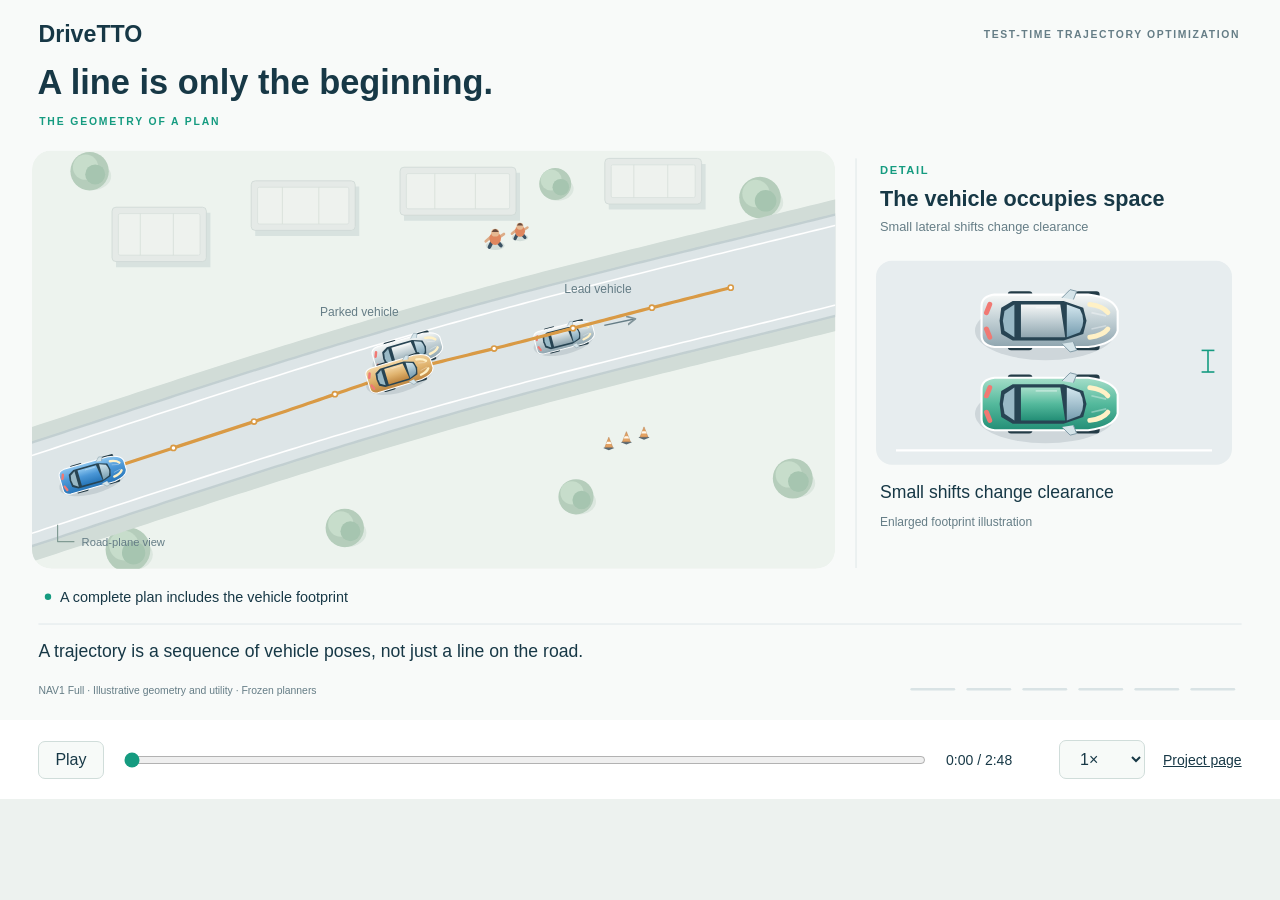
<file: docs/method-animation.html>
<!doctype html>
<html lang="en"><head><meta charset="utf-8"><meta name="viewport" content="width=device-width,initial-scale=1"><title>DriveTTO · SVG method animation</title>
<style>html,body{margin:0;background:#edf2ef;color:#173846;font-family:Arial,Helvetica,sans-serif}main{max-width:1600px;margin:0 auto}#stage{aspect-ratio:16/9;background:#f8faf9}#stage svg{width:100%;height:100%;display:block}nav{display:flex;gap:18px;align-items:center;padding:20px 3%;background:#fff}button,select{border:1px solid #d0ddda;border-radius:7px;background:#f7faf8;padding:9px 16px;color:inherit;font:inherit;cursor:pointer}input{flex:1;accent-color:#159b80}output{font-variant-numeric:tabular-nums;font-size:14px;min-width:95px}a{color:inherit;font-size:14px}@media(max-width:600px){nav{gap:8px;padding:12px}button,select{padding:7px}nav a{display:none}}</style></head>
<body><main><div id="stage" aria-label="Continuous SVG illustration of DriveTTO"></div><nav><button id="toggle" type="button">Play</button><input id="seek" aria-label="Time" type="range" min="0" max="167.999" step="0.01" value="0"><output id="time"></output><select id="speed" aria-label="Playback speed"><option value="1">1×</option><option value="2">2×</option><option value=".5">0.5×</option></select><a href="index.html#algorithm">Project page</a></nav></main>
<script src="assets/animation/method-svg-traffic-20261031.js"></script><script>
const A=DriveTTOMotion,stage=document.getElementById('stage'),seek=document.getElementById('seek'),button=document.getElementById('toggle'),time=document.getElementById('time'),speed=document.getElementById('speed');
let t=Math.max(0,Math.min(167.999,Number(new URLSearchParams(location.search).get('t'))||0)),playing=false,previous;
function show(){stage.innerHTML=A.render(t);seek.value=t;time.textContent=Math.floor(t/60)+':'+String(Math.floor(t)%60).padStart(2,'0')+' / 2:48';}
button.onclick=()=>{if(t>=167.999)t=0;playing=!playing;button.textContent=playing?'Pause':'Play';previous=undefined};seek.oninput=()=>{t=Number(seek.value);show()};
function tick(now){if(playing){if(previous)t+=(now-previous)/1000*Number(speed.value);if(t>=168){t=167.999;playing=false;button.textContent='Replay'}show()}previous=now;requestAnimationFrame(tick)}show();requestAnimationFrame(tick);
</script></body></html>
</file>
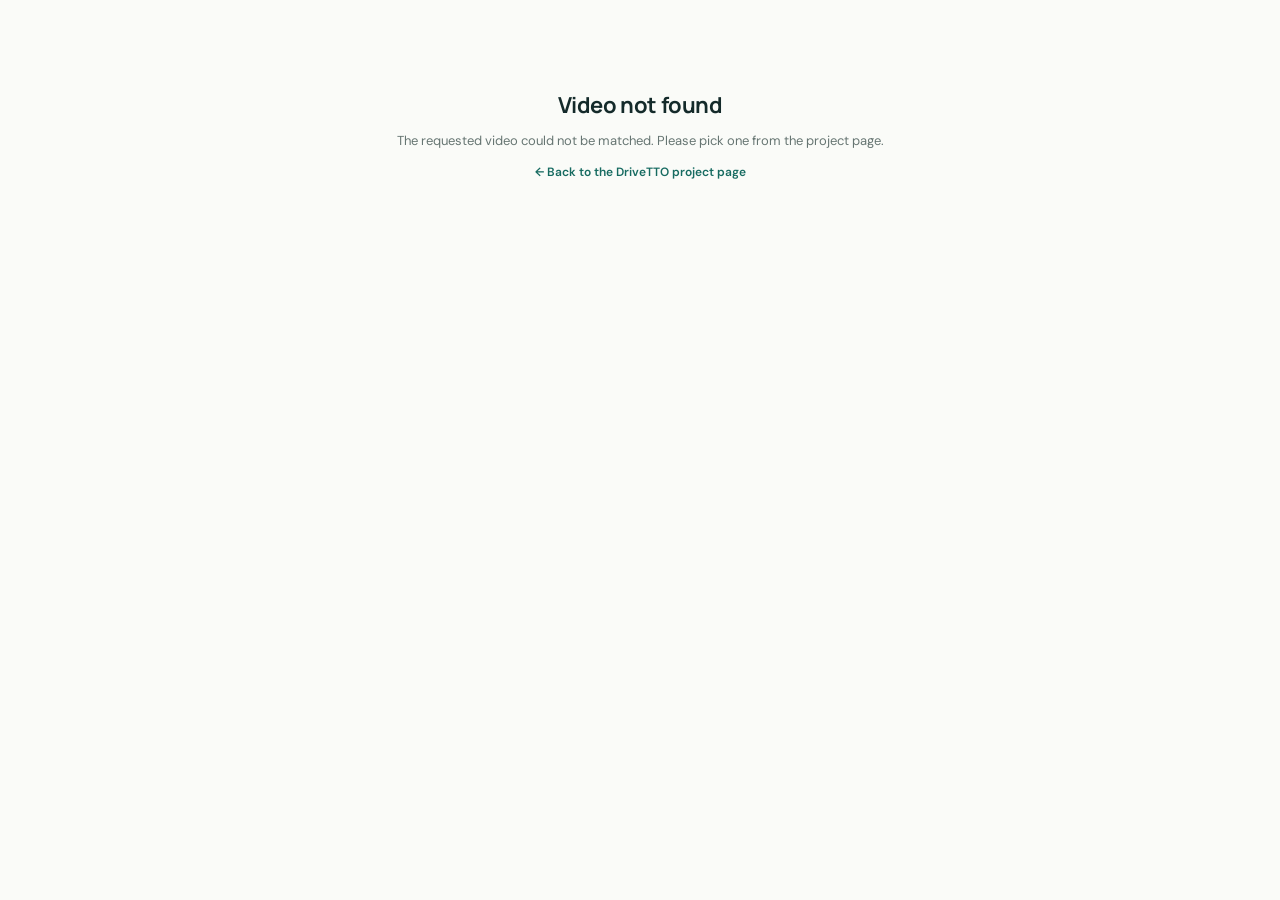
<file: docs/player.html>
<!doctype html>
<html lang="en">
<head>
  <meta charset="UTF-8">
  <meta name="viewport" content="width=device-width, initial-scale=1.0">
  <meta name="theme-color" content="#f8f9f6">
  <title>DriveTTO — Video player</title>
  <link rel="icon" type="image/svg+xml" href="favicon.svg">
  <link rel="preconnect" href="https://fonts.googleapis.com">
  <link rel="preconnect" href="https://fonts.gstatic.com" crossorigin>
  <link href="https://fonts.googleapis.com/css2?family=DM+Sans:wght@400;450;500;550;600;650;700&family=Manrope:wght@400;500;600;650;700;750;800&display=swap" rel="stylesheet">
  <link rel="stylesheet" href="styles.css">
  <style>
    body{background:var(--paper)}
    .player-wrap{max-width:960px;margin:0 auto;padding:42px 24px 90px}
    .player-top{display:flex;justify-content:space-between;align-items:center;gap:18px;margin-bottom:24px;flex-wrap:wrap}
    .player-back{color:var(--teal);font:600 12px var(--font);text-decoration:none;display:inline-flex;align-items:center;gap:8px}
    .player-back:hover{text-decoration:underline}
    .player-loc{font-size:11px;color:var(--muted);text-align:right}
    .player-frame{background:#0d1f1e;border-radius:12px;overflow:hidden;box-shadow:0 18px 60px rgba(13,31,30,.22);border:1px solid #173130}
    .player-frame video{width:100%;display:block;aspect-ratio:16/9;background:#0d1f1e}
    .player-details{margin-top:28px}
    .player-title{font:700 27px/1.3 var(--display);letter-spacing:-.6px;margin:0}
    .player-meta{display:flex;flex-wrap:wrap;gap:8px;margin:14px 0 0}
    .player-chip{border:1px solid var(--line);background:#fff;border-radius:30px;font-size:11px;color:var(--muted);padding:6px 12px}
    .player-chip strong{color:var(--ink);font-weight:600}
    .player-desc{color:var(--muted);font-size:14px;line-height:1.85;margin-top:16px}
    .related{display:grid;grid-template-columns:repeat(auto-fill,minmax(210px,1fr));gap:14px;margin-top:40px}
    .related-head{grid-column:1/-1;font:700 16px var(--display);letter-spacing:-.3px;margin:6px 0 2px}
    .related-item{display:block;text-decoration:none;color:inherit;border:1px solid var(--line);border-radius:9px;overflow:hidden;background:#fff;transition:box-shadow .2s,transform .2s}
    .related-item:hover{box-shadow:0 10px 30px rgba(20,42,42,.12);transform:translateY(-2px)}
    .related-item img{width:100%;aspect-ratio:16/9;object-fit:cover;display:block}
    .related-item span{display:block;padding:10px 12px 2px;font-size:12px;font-weight:600}
    .related-item em{display:block;padding:0 12px 12px;font-size:10px;color:var(--muted);font-style:normal}
    .player-error{max-width:520px;margin:90px auto;text-align:center}
    .player-error h1{font:700 22px var(--display);letter-spacing:-.4px}
    .player-error p{color:var(--muted);font-size:13px;margin-top:10px}
    @media(max-width:650px){.player-wrap{padding:26px 16px 60px}.player-title{font-size:21px}}
  </style>
</head>
<body>
  <main>
    <div class="player-wrap">
      <div class="player-top">
        <a class="player-back" href="index.html">← DriveTTO project page</a>
        <div class="player-loc" id="player-loc"></div>
      </div>
      <div class="player-frame">
        <video id="player-video" controls playsinline preload="auto" poster=""></video>
      </div>
      <div class="player-details">
        <h1 class="player-title" id="player-title">Loading…</h1>
        <div class="player-meta" id="player-meta"></div>
        <p class="player-desc" id="player-desc"></p>
      </div>
      <div class="related" id="related"></div>
    </div>
  </main>
  <script src="player.js"></script>
</body>
</html>
</file>
<file: docs/styles.css>
/* DriveTTO — buildless project page */
:root{--paper:#fafbf8;--white:#fff;--ink:#142a2a;--muted:#667572;--teal:#176b61;--teal-dark:#11554d;--teal-light:#eaf3ed;--line:#dde4de;--soft:#f0f3ee;--font:'DM Sans',Arial,sans-serif;--display:'Manrope',Arial,sans-serif;--width:1184px}
*{box-sizing:border-box}html{scroll-behavior:smooth;scroll-padding-top:88px}body{margin:0;background:var(--paper);color:var(--ink);font:16px/1.65 var(--font);-webkit-font-smoothing:antialiased}button,a{-webkit-tap-highlight-color:transparent}button,input{font:inherit}button{cursor:pointer}a{color:inherit;text-decoration:none}button:disabled{cursor:wait}img,video{max-width:100%;display:block}button:focus-visible,a:focus-visible,summary:focus-visible,[tabindex]:focus-visible{outline:3px solid #47a696;outline-offset:5px}::selection{color:var(--ink);background:#c2e3d8}h1,h2,h3,h4,p{margin:0}h1,h2,h3,h4{font-family:var(--display);font-weight:650}button{color:inherit}[hidden]{display:none!important}.container{width:min(var(--width),calc(100% - 64px));margin-inline:auto}.teal{color:var(--teal)}.skip-link{position:fixed;z-index:100;top:10px;left:12px;transform:translateY(-150%);background:var(--ink);color:white;padding:9px 15px;border-radius:6px}.skip-link:focus{transform:translateY(0)}
.site-header{height:85px;border-bottom:1px solid var(--line);background:rgba(250,251,248,.97)}.navigation{height:100%;display:flex;align-items:center;justify-content:space-between;gap:24px}.brand{display:inline-flex;align-items:center;gap:9px;font:800 22px/1 var(--display);letter-spacing:-.9px}.nav-links{display:flex;gap:34px;margin-left:34px}.nav-links a{font-size:13px;color:#546461;transition:color .2s}.nav-links a:hover,.footer-bottom a:hover{color:var(--teal)}.nav-code{font-size:13px;font-weight:650;display:flex;gap:15px;align-items:center;border:1px solid #ccd5cf;border-radius:6px;padding:7px 14px}.nav-code:hover{background:var(--soft)}
.hero{padding-top:68px;text-align:center}.eyebrow,.section-index{font-size:11px;letter-spacing:1.9px;font-weight:650;line-height:1.5}.hero-eyebrow{text-transform:uppercase;color:var(--teal);display:inline-flex;align-items:center;gap:9px;border:1px solid #dce7dd;background:#f1f6ef;padding:7px 13px;border-radius:30px}.status-dot{width:6px;height:6px;border-radius:50%;background:currentColor;display:inline-block;flex:none}.project-name{display:block;font-size:clamp(72px,9vw,112px);line-height:1.2;font-weight:800;letter-spacing:-7px;margin-top:21px}.project-name>span:first-child{color:var(--teal)}.project-name .title-period{color:#91b6a6}.project-subtitle{display:block;font-size:clamp(24px,3vw,35px);line-height:1.38;letter-spacing:-1.25px;font-weight:600;max-width:900px;margin:14px auto 0}.hero-claim{font-size:22px;font-weight:500;letter-spacing:-.4px;margin-top:28px}.hero-description{font-size:15px;line-height:1.7;color:var(--muted);margin-top:8px}.hero-actions{display:flex;align-items:center;justify-content:center;gap:12px;margin:26px 0 43px}.button{height:43px;display:inline-flex;align-items:center;justify-content:center;gap:8px;padding:0 19px;border:1px solid transparent;font-size:13px;font-weight:600;border-radius:6px;transition:background .2s,transform .2s}.button:hover{transform:translateY(-2px)}.button svg{width:17px;height:17px}.button-primary{background:var(--ink);color:white}.button-primary:hover{background:#23554e}.button-secondary{border-color:#ccd5cf;background:var(--white)}.button-secondary:hover{background:var(--soft)}.button-text{gap:14px;color:var(--muted);padding-inline:10px}.button-text:hover{color:var(--teal)}
.hero-media{position:relative;background:#172523;overflow:hidden;isolation:isolate;border-radius:10px;aspect-ratio:8/3;min-height:240px;text-align:left}.hero-media video{width:100%;height:100%;object-fit:contain}.hero-media-shade{position:absolute;inset:0;pointer-events:none;background:linear-gradient(180deg,rgba(4,18,17,.33),transparent 29%,transparent 64%,rgba(4,18,17,.7))}.media-topline,.media-bottomline{position:absolute;left:25px;right:25px;display:flex;justify-content:space-between;align-items:center;gap:20px;color:white}.media-topline{top:23px}.media-bottomline{bottom:22px}.media-tag{border:1px solid #ffffff38;border-radius:4px;background:#14232170;backdrop-filter:blur(10px);display:flex;align-items:center;gap:7px;text-transform:uppercase;font-size:9px;letter-spacing:1.3px;padding:5px 8px;font-weight:550}.media-tag .status-dot{color:#b5dfba;width:5px;height:5px}.media-tag.subtle{background:transparent;border:0}.media-kicker{text-transform:uppercase;font-size:9px;letter-spacing:1.5px;opacity:.73}.media-bottomline p{font-size:17px;font-weight:500;margin-top:3px}.video-toggle{border:1px solid #ffffff6a;color:white;background:#ffffff14;backdrop-filter:blur(12px);border-radius:30px;font-size:11px;display:inline-flex;align-items:center;gap:8px;padding:9px 15px;min-width:85px;justify-content:center}.video-toggle:hover{background:#ffffff28}.toggle-icon{font-size:11px}.hero-media-note{display:flex;align-items:center;justify-content:space-between;color:var(--muted);font-size:10px;padding:12px 0}.hero-media-note a{display:flex;gap:9px}.hero-media-note a:hover{color:var(--teal)}.metrics{display:grid;grid-template-columns:repeat(3,1fr);margin-top:33px;padding:16px 0 12px}.metric{border-right:1px solid var(--line)}.metric:last-child{border:0}.metric-label{font-size:10px;letter-spacing:1.7px;font-weight:600;color:var(--muted)}.metric p{display:flex;gap:11px;align-items:baseline;justify-content:center;margin:7px 0 0}.metric strong{font:600 53px/1.3 var(--display);letter-spacing:-2.8px}.metric p>span{font-size:11px;color:var(--teal)}.metric-note{font-size:11px;color:var(--muted);margin-top:4px}.metric-scope{font-size:10px;color:#87908b;margin-top:12px;margin-bottom:63px}
.section{padding-block:92px;scroll-margin-top:10px}.section-index{font-size:10px;letter-spacing:2px;color:var(--teal);margin-bottom:21px}.section h2{font-size:clamp(29px,3.2vw,42px);line-height:1.2;letter-spacing:-1.7px}.section-heading{display:flex;align-items:flex-end;justify-content:space-between;gap:50px;margin-bottom:38px}.section-intro{max-width:335px;font-size:13px;color:var(--muted);line-height:1.8;padding-bottom:3px}.abstract-section{background:var(--soft);border-block:1px solid var(--line);padding-block:74px}.abstract-layout{display:grid;grid-template-columns:1fr 1.37fr;gap:65px}.abstract-copy>p{font-size:14px;line-height:1.9;color:#62716c;margin-bottom:17px}.abstract-copy>p.lead{font-size:21px;line-height:1.6;font-weight:450;letter-spacing:-.35px;color:var(--ink)}.concept-line{display:flex;align-items:center;gap:17px;font-size:11px;font-weight:600;margin-top:24px;padding-top:20px;border-top:1px solid #d7dfd6}.concept-line>span:nth-child(2n){font-size:16px;color:#9aa99f}.method-figure{margin:0;border:1px solid var(--line);border-radius:8px;background:white;overflow:hidden}.image-expand{display:block;position:relative;background:white;border:0;padding:0;width:100%;cursor:zoom-in;text-align:left}.method-expand{padding:28px 22px}.method-figure img{width:100%;height:auto;object-fit:contain}.expand-indicator{position:absolute;right:12px;bottom:12px;width:30px;height:30px;border:1px solid #d9e3da;background:#ffffffef;display:grid;place-items:center;font-size:18px;border-radius:5px;color:var(--teal);opacity:0;transition:opacity .2s}.image-expand:hover .expand-indicator,.image-expand:focus-visible .expand-indicator{opacity:1}.method-figure figcaption{border-top:1px solid var(--line);display:flex;align-items:center;justify-content:space-between;gap:12px;padding:11px 19px;font-size:10px;color:var(--muted)}.method-steps{list-style:none;display:grid;grid-template-columns:repeat(3,1fr);gap:39px;margin:35px 0 0;padding:0}.method-steps li{padding-top:18px;border-top:1px solid var(--line)}.step-number{font:500 12px var(--display);color:var(--teal)}.method-steps h3{font-size:15px;letter-spacing:-.25px;margin-top:11px;margin-bottom:10px}.method-steps p{font-size:12px;color:var(--muted);line-height:1.85}
.video-section{background:#f0f3ef;border-block:1px solid var(--line)}.gallery-main{position:relative;aspect-ratio:8/3;background:#142522;border-radius:9px;overflow:hidden}.gallery-main video{height:100%;width:100%;object-fit:contain}.gallery-empty{position:absolute;inset:0;display:grid;place-items:center;color:#d7e3db;font-size:13px;pointer-events:none}.scene-caption{display:flex;align-items:flex-start;justify-content:space-between;gap:40px;padding:25px 0 24px;border-bottom:1px solid #d8e1d8}.scene-eyebrow{font-size:9px;letter-spacing:1.3px;color:var(--teal);font-weight:650;text-transform:uppercase}.scene-copy{max-width:700px}.scene-copy h3{font-size:19px;letter-spacing:-.5px;margin:4px 0 7px}.scene-copy p{color:var(--muted);font-size:12px;line-height:1.8}.scene-id{display:block;margin-top:7px;color:#89948d;font-size:9px;overflow-wrap:anywhere}.scene-metrics{display:flex;gap:26px;flex:none;padding-top:2px}.scene-metric strong{font:600 24px/1.4 var(--display);letter-spacing:-.8px}.scene-metric span{display:block;font-size:9px;text-transform:uppercase;letter-spacing:1px;color:var(--muted);margin-bottom:3px}.scene-selectors{display:grid;grid-template-columns:repeat(3,minmax(0,1fr));gap:18px;margin-top:23px}.scene-tab{border:1px solid transparent;background:transparent;text-align:left;min-width:0;padding:5px;border-radius:7px;transition:background .2s,border-color .2s}.scene-tab[aria-selected=true]{border-color:var(--teal);background:#fff}.scene-tab:hover{background:#e4ebe2}.scene-thumb{position:relative;border-radius:4px;overflow:hidden;background:#dce6db;aspect-ratio:16/9}.scene-thumb img{width:100%;height:100%;object-fit:contain}.scene-number{position:absolute;left:5px;top:5px;background:#142a2ac9;border-radius:3px;color:white;font:500 8px var(--display);padding:2px 5px}.scene-tab-title{display:block;white-space:nowrap;overflow:hidden;text-overflow:ellipsis;font-size:10px;font-weight:600;line-height:1.5;margin-top:9px}.scene-tab-difficulty{display:block;font-size:9px;color:var(--muted);margin-top:1px}.media-note{font-size:10px;color:#7d8a80;margin-top:21px}.image-grid{display:grid;grid-template-columns:repeat(2,minmax(0,1fr));gap:29px 25px}.planning-figure{margin:0;min-width:0}.planning-figure .image-expand{border:1px solid var(--line);border-radius:7px;overflow:hidden}.planning-figure img{width:100%;height:auto;object-fit:contain}.planning-figure figcaption{padding:15px 0 0}.image-caption-top{display:flex;justify-content:space-between;gap:15px;align-items:baseline}.planning-figure h3{font-size:13px;letter-spacing:-.1px}.image-score{flex:none;font-size:10px;color:var(--teal);font-weight:600}.planning-figure figcaption p{color:var(--muted);font-size:11px;margin-top:5px;line-height:1.8}.image-token{font-size:9px;color:#8e9a91;display:block;margin-top:6px;overflow-wrap:anywhere}
.results-section{background:var(--soft);border-block:1px solid var(--line)}.result-tabs{display:flex;border-bottom:1px solid #ccd7cd;gap:34px;margin-bottom:31px}.result-tab{background:transparent;border:0;border-bottom:2px solid transparent;margin-bottom:-1px;padding:0 0 16px;min-width:145px;color:#758078;text-align:left;font:600 14px var(--display)}.result-tab span{display:block;font:400 10px var(--font);margin-top:5px;color:#869087}.result-tab[aria-selected=true]{border-color:var(--teal);color:var(--teal)}.result-tab:hover{color:var(--teal)}.result-panel-heading{display:flex;align-items:center;justify-content:space-between;gap:20px;margin-bottom:23px}.result-panel-heading h3{font-size:18px;letter-spacing:-.4px}.result-panel-heading p{font-size:11px;color:var(--muted);margin-top:5px}.protocol-tag{font-size:9px;color:var(--muted);border:1px solid #d6ded5;border-radius:4px;padding:4px 9px;white-space:nowrap}.table-scroll{overflow-x:auto;border:1px solid #d9e2d8;border-radius:7px;background:var(--paper)}table{width:100%;border-collapse:collapse;min-width:550px;font-size:12px;line-height:1.5}th,td{padding:14px 22px;text-align:right;font-variant-numeric:tabular-nums}th:first-child,td:first-child{text-align:left}thead th{background:#e6ece4;color:#5d6e62;font-weight:500;font-size:10px;white-space:nowrap}tbody td{border-top:1px solid #e2e7df}tbody tr:first-child td{border-top:0}tbody td:first-child{font-weight:500}tbody tr.featured{background:#e2eee3}tbody tr.featured td{font-weight:700;color:var(--teal)}tbody tr:hover{background:#edf3e9}.method-badge{display:inline-block;background:var(--teal);color:#fff;border-radius:3px;font-size:8px;font-weight:500;letter-spacing:.3px;margin-left:8px;padding:2px 5px;vertical-align:middle}.table-note{font-size:10px;line-height:1.85;color:#7b887d;margin-top:13px;max-width:880px}.positive{color:var(--teal)}.research-note{border-block:1px solid #d6dfd4;margin-top:25px;font-size:11px}.research-note summary{display:flex;align-items:center;justify-content:space-between;gap:20px;padding:16px 0;cursor:pointer;font-weight:500;list-style:none}.research-note summary::-webkit-details-marker{display:none}.research-note summary>span{font-size:18px;color:var(--teal)}.research-note[open] summary>span{transform:rotate(45deg)}.research-note>div{max-width:890px;padding-bottom:17px;color:var(--muted);line-height:1.9}.research-note>div p+p{margin-top:9px}.transfer-heading{display:flex;align-items:baseline;gap:12px;font-size:12px;margin:26px 0 12px}.transfer-heading span{color:var(--muted);font:400 10px var(--font)}.results-source{display:flex;justify-content:space-between;align-items:center;margin-top:24px;font-size:11px;color:var(--muted)}.text-link{color:var(--teal);font-weight:600;display:inline-flex;align-items:center;gap:13px}.text-link:hover{color:var(--ink)}
.resources-section{padding-bottom:75px}.resource-list{border-top:1px solid var(--line)}.resource-list>a{display:flex;align-items:center;gap:30px;border-bottom:1px solid var(--line);padding:22px 8px;transition:padding .2s,background .2s}.resource-list>a:hover{padding-inline:18px;background:#f0f5ec}.resource-number{font-size:11px;color:#93a095;align-self:flex-start;padding-top:3px}.resource-list h3{font-size:16px;letter-spacing:-.3px}.resource-list p{font-size:11px;color:var(--muted);margin-top:3px}.resource-format{font-size:9px;letter-spacing:1.1px;color:#7e8d80;margin-left:auto}.resource-arrow{font-size:23px;font-weight:400;margin-left:24px;color:var(--teal)}.paper-status{display:flex;align-items:center;gap:10px;font-size:11px;margin-top:27px;color:var(--muted)}.paper-status .status-dot{width:5px;height:5px;color:#a9b29e}.paper-status strong{font-weight:500;color:var(--ink)}.site-footer{background:#edf1ea;border-top:1px solid var(--line);padding:39px 0 21px}.footer-main{display:flex;align-items:center;gap:64px}.footer-main>p{font-size:10px;line-height:1.8;color:#758273}.back-top{margin-left:auto;font-size:10px;display:flex;gap:15px}.back-top:hover{color:var(--teal)}.footer-bottom{display:flex;justify-content:space-between;gap:20px;border-top:1px solid #d8e0d4;margin-top:34px;padding-top:18px;font-size:9px;color:#85917f}.footer-bottom a{color:#60755e;text-decoration:underline;text-decoration-color:#acb8a5;text-underline-offset:3px}.data-status{font-size:12px;background:#fff1d8;padding:16px;border-radius:5px;margin-bottom:30px;color:#70541b}.loading-message{padding:26px;font-size:12px;color:var(--muted)}
.image-dialog{width:min(1350px,calc(100vw - 40px));max-height:calc(100dvh - 40px);border:1px solid #d4ddd4;border-radius:10px;padding:0;background:var(--paper);color:var(--ink)}.image-dialog::backdrop{background:#091b19dc;backdrop-filter:blur(7px)}.dialog-toolbar{display:flex;align-items:center;justify-content:space-between;gap:25px;padding:12px 19px;border-bottom:1px solid var(--line);position:sticky;top:0;background:var(--paper);z-index:1}.dialog-toolbar h2{font-size:14px;letter-spacing:-.2px}.dialog-close{border:0;background:var(--soft);width:31px;height:31px;border-radius:50%;font:400 25px/1 var(--font)}.dialog-close:hover{background:#dbe5da}.dialog-image-wrap{padding:17px;background:white}.dialog-image-wrap img{width:100%;height:auto;object-fit:contain}.image-dialog>p{padding:12px 20px;font-size:12px;color:var(--muted)}.image-dialog>p:empty{display:none}
.image-view-controls{display:flex;gap:5px;align-items:center;margin-bottom:10px}.image-view-button{font-size:9px;color:var(--muted);border:1px solid transparent;border-radius:4px;padding:4px 9px;background:transparent;line-height:1.5}.image-view-button[aria-pressed=true]{color:var(--teal);border-color:#d5e3d7;background:#eef4eb}.image-view-button:hover{color:var(--teal);background:#f0f4ed}tbody th{border-top:1px solid #e2e7df;font-weight:500}tbody tr:first-child th{border-top:0}tbody tr.featured th{font-weight:700;color:var(--teal)}
@media(min-width:1450px){.hero{padding-top:77px}.hero-media{aspect-ratio:8/3}.section{padding-block:102px}.abstract-section{padding-block:80px}}
@media(max-width:980px){.container{width:calc(100% - 48px)}.hero{padding-top:50px}.project-name{font-size:90px}.project-subtitle{font-size:29px;letter-spacing:-1px}.hero-claim{font-size:20px}.hero-media{aspect-ratio:16/9}.abstract-layout{grid-template-columns:1fr 1.4fr;gap:40px}.section{padding-block:70px}.section h2{font-size:34px}.section-heading{gap:35px}.section-intro{max-width:295px;font-size:12px}.method-steps{gap:27px}.scene-selectors{grid-template-columns:repeat(3,1fr);gap:15px}.scene-tab-title{font-size:11px}.scene-tab-difficulty{font-size:10px}.scene-caption{gap:25px}.scene-metrics{gap:19px}.scene-metric strong{font-size:21px}.scene-copy{max-width:65%}.image-grid{gap:25px 20px}}
@media(max-width:650px){html{scroll-padding-top:20px}.container{width:calc(100% - 36px)}.site-header{height:68px}.brand{font-size:20px;letter-spacing:-.7px;gap:7px}.brand img{width:26px;height:26px}.navigation{gap:14px}.nav-links{gap:18px;margin-left:auto}.nav-links a{font-size:11px}.nav-links a:nth-child(-n+2){display:none}.nav-code{padding:5px 9px;font-size:11px;gap:7px}.hero{padding-top:40px}.hero-eyebrow{font-size:8px;letter-spacing:1.1px;padding:6px 11px}.project-name{font-size:76px;letter-spacing:-5px;margin-top:20px}.project-subtitle{font-size:23px;line-height:1.4;letter-spacing:-.8px;max-width:420px;margin-top:13px}.desktop-break{display:none}.hero-claim{font-size:18px;margin-top:23px}.hero-description{font-size:12px;line-height:1.75;max-width:330px;margin:9px auto 0}.hero-actions{gap:8px;margin:23px 0 30px;flex-wrap:wrap}.button{font-size:11px;padding-inline:13px;height:39px;gap:6px}.button-text{gap:6px;padding-inline:6px}.button svg{width:15px;height:15px}.hero-media{border-radius:7px;min-height:0;aspect-ratio:16/10}.media-topline{top:12px;left:12px;right:12px}.media-bottomline{bottom:12px;left:12px;right:12px;gap:10px}.media-tag{font-size:7px;letter-spacing:.8px;padding:4px 6px}.media-kicker{font-size:7px;letter-spacing:1px}.media-bottomline p{font-size:11px;line-height:1.5;margin-top:0;max-width:235px}.video-toggle{font-size:9px;gap:6px;padding:6px 9px;min-width:62px}.toggle-icon{font-size:9px}.hero-media-note{font-size:8px;align-items:flex-start;gap:15px;text-align:left;padding-top:10px}.hero-media-note a{gap:5px;text-align:right;max-width:136px}.metrics{margin-top:23px;padding:12px 0 8px;gap:0}.metric{padding:0 6px}.metric-label{font-size:7px;letter-spacing:.5px}.metric p{gap:1px;flex-wrap:wrap;margin-top:9px}.metric strong{font-size:35px;letter-spacing:-1.8px;width:100%;line-height:1.1}.metric p>span{font-size:8px;margin-top:6px}.metric-note{font-size:8px;margin-top:7px;line-height:1.5}.metric-scope{font-size:8px;margin-top:12px;margin-bottom:39px}.section{padding-block:52px}.section-index{font-size:8px;letter-spacing:1.7px;margin-bottom:16px}.section h2{font-size:31px;letter-spacing:-1.3px}.section-heading{display:block;margin-bottom:25px}.section-intro{max-width:420px;font-size:12px;line-height:1.8;margin-top:20px;padding:0}.abstract-layout{grid-template-columns:1fr;gap:28px}.abstract-copy>p.lead{font-size:19px;line-height:1.65}.abstract-copy>p{font-size:13px;line-height:1.85;margin-bottom:14px}.concept-line{font-size:9px;gap:10px;justify-content:space-between}.concept-line>span:nth-child(2n){font-size:13px}.method-expand{padding:13px 8px}.method-figure figcaption{padding:9px 10px;font-size:8px;gap:10px}.method-figure figcaption>span:last-child{max-width:110px;text-align:right}.expand-indicator{opacity:1;width:24px;height:24px;font-size:14px;right:8px;bottom:8px}.method-steps{grid-template-columns:1fr;gap:19px;margin-top:25px}.method-steps li{display:grid;grid-template-columns:30px 1fr;column-gap:11px;padding-top:19px}.step-number{grid-row:span 2;font-size:11px;padding-top:3px}.method-steps h3{font-size:14px;margin:0 0 6px}.method-steps p{font-size:12px;grid-column:2}.gallery-main{border-radius:6px}.scene-caption{display:block;padding:20px 0}.scene-copy{max-width:none}.scene-copy h3{font-size:18px}.scene-copy p{font-size:11px}.scene-id{font-size:8px}.scene-eyebrow{font-size:8px}.scene-metrics{gap:27px;margin-top:18px}.scene-metric{display:flex;flex-direction:column}.scene-metric span{font-size:8px}.scene-metric strong{font-size:22px}.scene-selectors{grid-template-columns:repeat(2,minmax(0,1fr));gap:12px;margin-top:18px}.scene-tab{padding:3px;border-radius:5px}.scene-tab-title{font-size:9px;margin-top:7px}.scene-tab-difficulty{font-size:8px}.scene-number{font-size:6px;padding:1px 4px;top:4px;left:4px}.media-note{font-size:9px;margin-top:17px}.image-grid{grid-template-columns:1fr;gap:29px}.planning-figure figcaption{padding-top:11px}.planning-figure h3{font-size:12px}.planning-figure figcaption p{font-size:10px}.image-score{font-size:9px}.image-token{font-size:8px}.result-tabs{gap:0;justify-content:space-between;margin-bottom:24px}.result-tab{min-width:0;font-size:12px;padding-bottom:13px}.result-tab span{font-size:8px;max-width:100px;line-height:1.5}.result-panel-heading{align-items:flex-start;gap:10px}.result-panel-heading h3{font-size:16px}.result-panel-heading p{font-size:10px}.protocol-tag{font-size:7px;padding:3px 5px;max-width:100px;white-space:normal;text-align:center}.table-scroll{margin-inline:-1px}table{font-size:10px;min-width:470px}th,td{padding:12px 13px}thead th{font-size:9px}.method-badge{font-size:6px;margin-left:5px}.table-note{font-size:9px;line-height:1.8}.research-note{font-size:10px}.research-note summary{padding-block:13px;gap:15px}.results-source{align-items:flex-start;font-size:10px;gap:20px}.text-link{gap:6px;flex:none}.resource-list>a{gap:17px;padding:19px 2px}.resource-number{font-size:9px}.resource-list h3{font-size:14px}.resource-list p{font-size:10px;max-width:230px}.resource-format{font-size:8px;letter-spacing:.6px}.resource-arrow{font-size:20px;margin-left:1px}.paper-status{font-size:10px;align-items:flex-start;gap:8px;line-height:1.8}.paper-status .status-dot{margin-top:7px}.site-footer{padding-top:29px}.footer-main{flex-wrap:wrap;gap:19px;justify-content:space-between}.footer-main>p{order:3;flex-basis:100%;font-size:9px}.back-top{font-size:9px}.footer-bottom{display:block;margin-top:23px;padding-top:16px;font-size:8px}.footer-bottom p{margin-top:7px}.image-dialog{width:calc(100vw - 20px);max-height:calc(100dvh - 20px);border-radius:7px}.dialog-toolbar{padding:10px 13px;gap:15px}.dialog-toolbar h2{font-size:11px}.dialog-image-wrap{padding:8px}.image-dialog>p{padding:10px 13px;font-size:10px}}
@media(prefers-reduced-motion:reduce){html{scroll-behavior:auto}*,*::before,*::after{animation-duration:.01ms!important;transition-duration:.01ms!important;animation-iteration-count:1!important}}

/* Project introduction and five manuscript benchmark metrics. */
.hero-media{aspect-ratio:16/9!important;min-height:0;background:#102327}
.intro-heading{display:flex;justify-content:space-between;align-items:baseline;gap:20px;margin:30px 0 14px;text-align:left}.intro-heading>span:first-child{font:700 22px var(--display);letter-spacing:-.6px}.intro-heading>span:last-child{font-size:11px;color:var(--muted)}
.intro-play{border:0;background:none;color:var(--teal);font:600 11px var(--font);padding:0;cursor:pointer}.intro-play:hover{text-decoration:underline}
.metrics{grid-template-columns:repeat(5,minmax(0,1fr));gap:0}.metric{padding-inline:10px}.metric p{flex-direction:column;align-items:center;gap:2px}.metric strong{font-size:48px}.metric-label{letter-spacing:1.3px}
.benchmark-switch{display:flex;gap:8px;flex-wrap:wrap;margin:24px 0}.benchmark-switch button{border:1px solid var(--line);border-radius:30px;background:transparent;color:var(--muted);padding:9px 15px;font:500 12px var(--font);cursor:pointer}.benchmark-switch button[aria-pressed=true]{background:var(--ink);color:white;border-color:var(--ink)}.paper-table table{min-width:330px}.paper-table th:first-child{width:75%}.research-note .table-scroll{margin:16px 0}.research-note table{font-size:11px}
@media(max-width:650px){.intro-heading{gap:12px;margin-top:25px}.intro-heading>span:first-child{font-size:17px}.intro-heading>span:last-child{font-size:8px;max-width:125px;text-align:right}.metrics{grid-template-columns:repeat(3,minmax(0,1fr));row-gap:23px}.metric:nth-child(3){border-right:0}.metric strong{font-size:36px}.metric-label{font-size:9px;letter-spacing:.8px}.metric p>span,.metric-note{font-size:9px}.metric:nth-child(4){grid-column:1/2;margin-left:50%}.metric:nth-child(5){grid-column:2/4;margin-right:25%;margin-left:25%}.benchmark-switch button{font-size:10px;padding:8px 11px}.intro-play{font-size:9px}}

.motion-heading{margin-top:60px;max-width:760px}.motion-heading h3{font-family:var(--display);font-size:27px;letter-spacing:-.7px;margin:0 0 12px}.motion-heading p{color:var(--muted);font-size:15px;line-height:1.75}.navsim-motion-grid{display:grid;grid-template-columns:1fr 1fr;gap:24px;margin-top:25px}.navsim-motion-grid figure{margin:0;border:1px solid #dbe4e2;border-radius:14px;overflow:hidden;background:#fff}.navsim-motion-grid video{width:100%;aspect-ratio:16/9;display:block;background:#102428}.navsim-motion-grid figcaption{padding:16px 18px;display:flex;flex-wrap:wrap;justify-content:space-between;gap:8px;font-size:13px}.navsim-motion-grid figcaption span{color:var(--muted)}@media(max-width:640px){.navsim-motion-grid{grid-template-columns:1fr}.intro-heading{gap:10px;flex-wrap:wrap}}
.component-table{min-width:850px!important;font-variant-numeric:tabular-nums}.paper-table .component-table th:first-child{width:auto}.component-table th,.component-table td{padding:12px 13px;white-space:nowrap}.component-table th:first-child{min-width:170px}.component-table tbody th{position:sticky;left:0;z-index:1;background:#fff}.component-table tbody tr.featured th{background:#edf4ee}.component-table .metric-group{text-align:center;border-left:1px solid var(--line);font-size:13px;color:var(--teal)}.component-table .aggregate-cell{font-weight:700;background:#176b6108;border-left:1px solid var(--line)}.component-table .stage-start>*{border-top:1px solid #ccd9d2}.component-table .stage-label{color:var(--muted);font-size:11px}.stage-table{min-width:1090px!important}.stage-table td[rowspan]{vertical-align:middle}.difficulty-table{min-width:1050px!important}.component-legend{color:var(--muted);font-size:11px;line-height:1.9;margin:13px 0}.scroll-hint{color:var(--teal);font-size:10px;margin:0 0 10px;display:flex;align-items:center;gap:9px}.scroll-hint span{font-size:16px}@media(max-width:650px){.component-table th,.component-table td{padding:11px 12px}.component-table th:first-child{min-width:145px}.component-legend{font-size:10px}}
.component-table thead tr:first-child>th:first-child{position:sticky;left:0;z-index:2;background:#e6ece4}.difficulty-table thead tr:nth-child(2)>th:first-child{min-width:0;text-align:right}

.algorithm-explainer{scroll-margin-top:32px;margin:34px 0 48px;border:1px solid #d9e3da;border-radius:16px;overflow:hidden;background:#fff}.animation-heading{display:flex;justify-content:space-between;gap:30px;align-items:end;padding:26px 30px}.animation-heading .section-index{margin:0 0 8px;color:var(--teal)}.animation-heading h3{font-size:27px;font-family:var(--display);letter-spacing:-.8px;margin:0}.animation-heading>p{max-width:320px;color:var(--muted);font-size:13px;line-height:1.7;margin:0}.algorithm-explainer video{display:block;width:100%;aspect-ratio:16/9;background:#f8f5ed}.animation-caption{padding:18px 30px;display:flex;justify-content:space-between;gap:28px;align-items:start}.animation-caption p{font-size:12px;color:var(--muted);line-height:1.7;max-width:720px;margin:0}.animation-caption a{white-space:nowrap;font-size:12px;color:var(--teal);font-weight:600}@media(max-width:650px){.animation-heading{padding:19px;display:block}.animation-heading h3{font-size:23px}.animation-heading>p{margin-top:12px;font-size:11px}.animation-caption{padding:16px 19px;display:block}.animation-caption p,.animation-caption a{font-size:10px}.animation-caption a{display:inline-block;margin-top:12px}}

/* Compact HUGSIM captions shared with the README gallery. */
.scene-tab-caption{display:block;font-size:13px;line-height:1.65;color:var(--muted);margin-top:9px;font-weight:400;white-space:normal}.scene-caption{display:block;font-size:14px;line-height:1.7;color:var(--muted);padding:18px 0}.scene-tab[aria-selected=true] .scene-tab-caption{color:var(--teal)}
@media(max-width:650px){.scene-tab-caption{font-size:11px;line-height:1.6}.scene-caption{font-size:12px}}

/* Publication header and citation, shared by desktop and mobile. */
.hero .project-name { margin-top: 0; }
.hero .project-subtitle { max-width: 940px; text-wrap: balance; }
.paper-authors, .paper-affiliations { line-height: 1.9; }
.paper-authors { margin: 24px auto 4px; font-size: clamp(15px, 2vw, 19px); font-weight: 600; }
.paper-affiliations, .paper-contact { color: var(--muted); font-size: 14px; }
.paper-contact { margin-top: 4px; }
.paper-authors span, .paper-affiliations span { display: inline-block; }
.paper-contact a, .citation-block a { color: var(--teal); text-decoration: underline; }
.hero-actions { flex-wrap: wrap; }
.paper-teaser { margin: 0 auto 32px; max-width: 1080px; }
.paper-teaser img { display: block; width: 100%; height: auto; border: 1px solid var(--line); border-radius: 8px; }
.paper-teaser figcaption { margin: 10px auto 0; max-width: 84ch; color: var(--muted); font-size: 14px; line-height: 1.5; }
.citation-block { margin-top: 44px; scroll-margin-top: 85px; }
.citation-block h2 { margin-bottom: 8px; }
.citation-block pre { margin-top: 15px; padding: 18px; border: 1px solid var(--line); border-radius: 8px; background: #f4f7f6; white-space: pre-wrap; overflow-wrap: anywhere; text-align: left; font-size: 13px; line-height: 1.6; }
</file>
